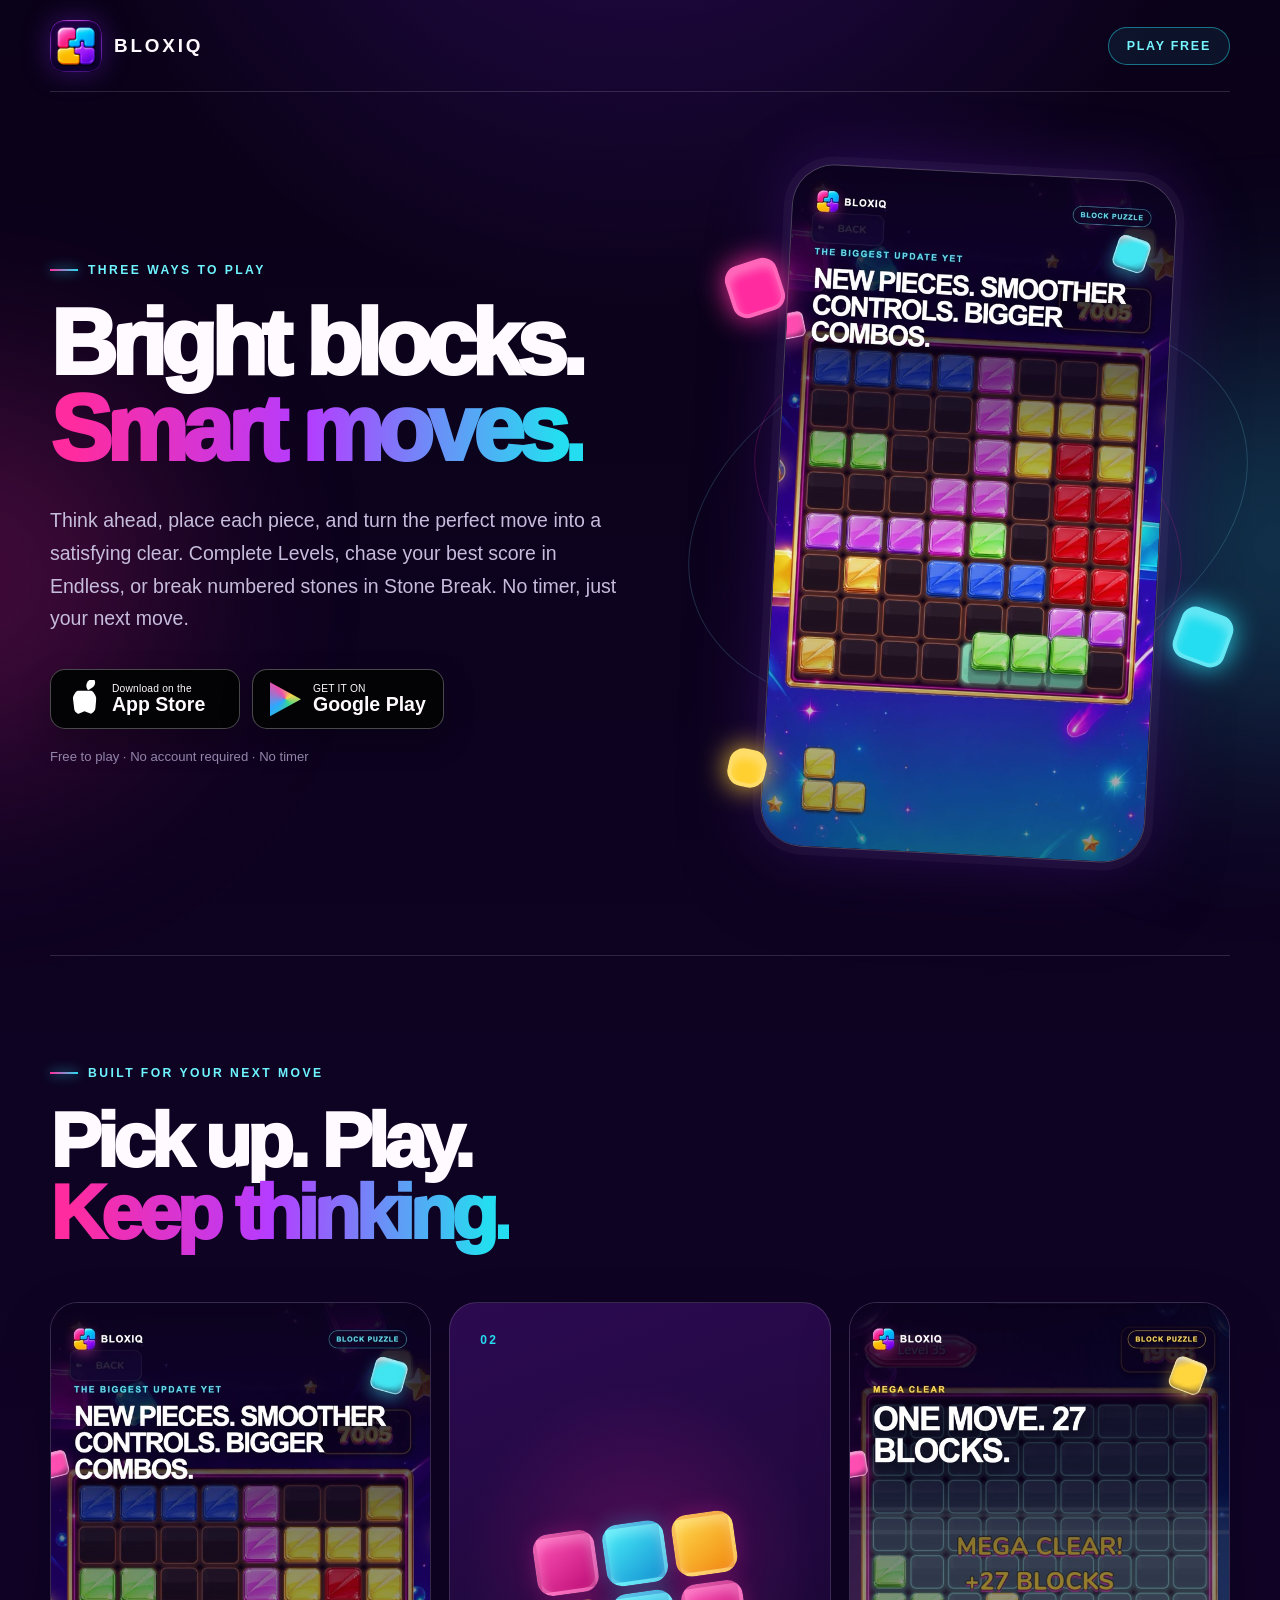
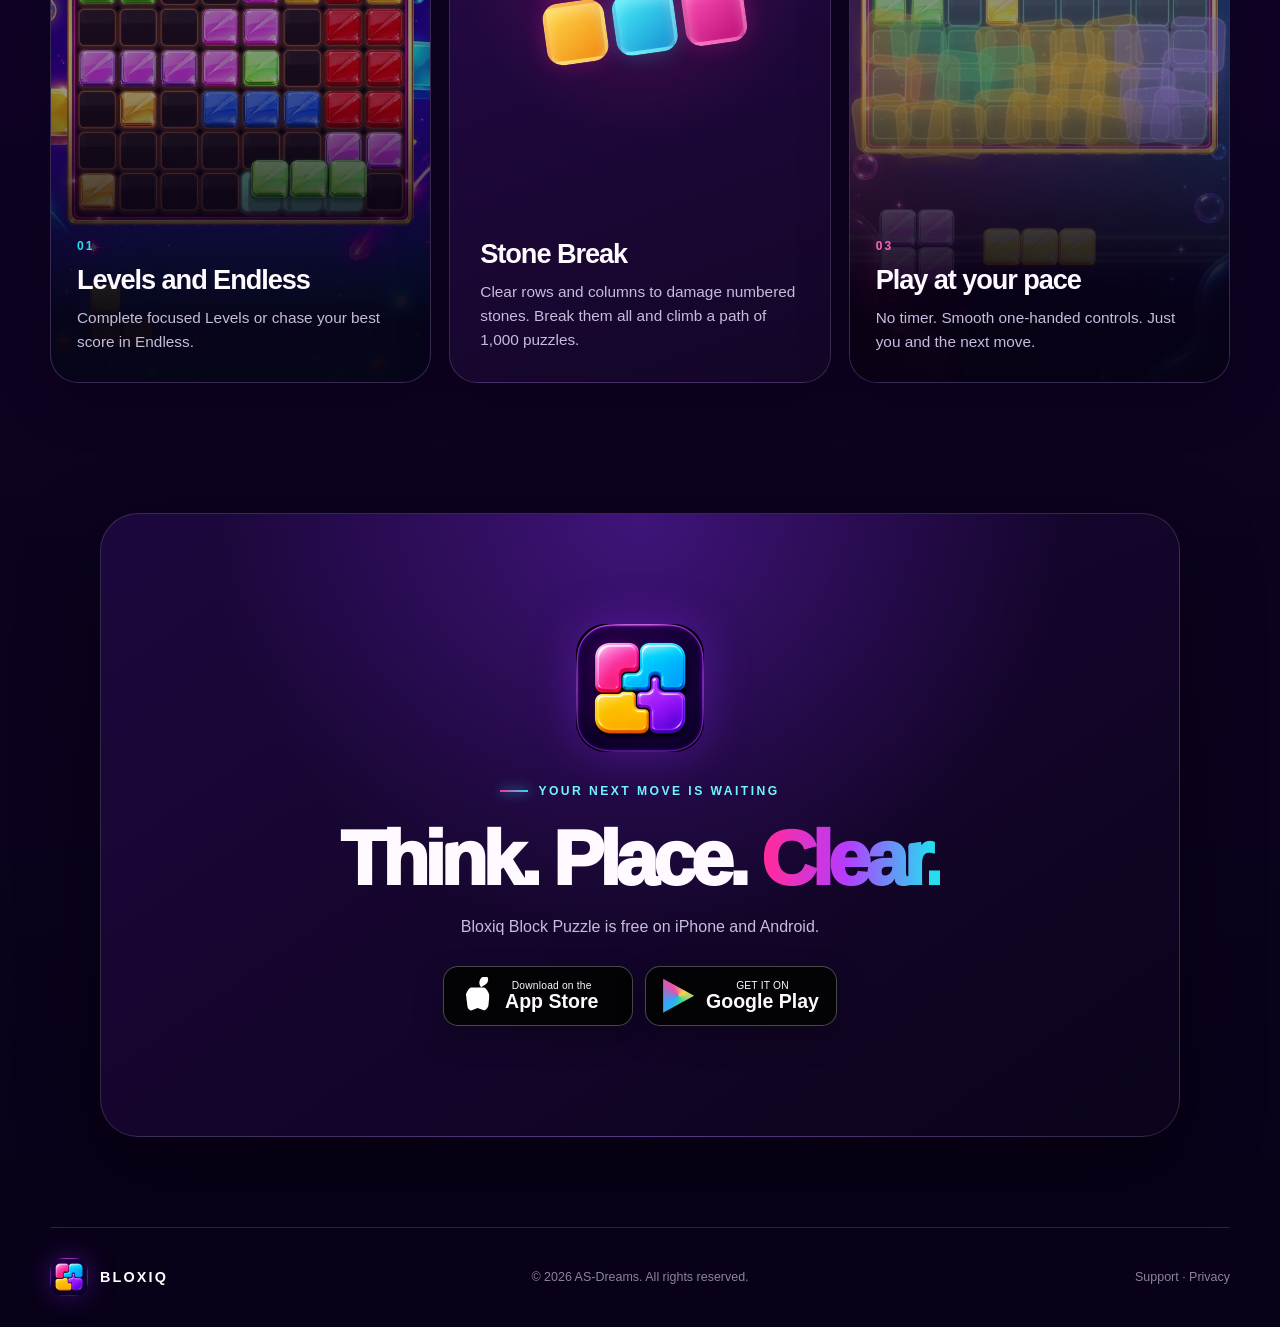
<file: index.html>
<!doctype html>
<html lang="en">
  <head>
    <meta charset="utf-8" />
    <meta name="viewport" content="width=device-width, initial-scale=1" />
    <meta name="theme-color" content="#100429" />
    <meta
      name="description"
      content="Think ahead, place the pieces, and clear the board in Bloxiq Block Puzzle. Play free on the App Store and Google Play."
    />
    <meta property="og:type" content="website" />
    <meta property="og:site_name" content="Bloxiq" />
    <meta property="og:title" content="Bloxiq Block Puzzle — Play Free" />
    <meta
      property="og:description"
      content="Bright blocks. Smart moves. Satisfying clears. Download Bloxiq free on iOS and Android."
    />
    <meta
      property="og:url"
      content="https://as-dreams.github.io/bloxiq-pages/"
    />
    <meta
      property="og:image"
      content="https://as-dreams.github.io/bloxiq-pages/assets/social-preview.jpg"
    />
    <meta property="og:image:width" content="1733" />
    <meta property="og:image:height" content="908" />
    <meta property="og:image:alt" content="Bloxiq colorful block puzzle gameplay" />
    <meta name="twitter:card" content="summary_large_image" />
    <meta name="twitter:title" content="Bloxiq Block Puzzle — Play Free" />
    <meta
      name="twitter:description"
      content="Bright blocks. Smart moves. Satisfying clears."
    />
    <meta
      name="twitter:image"
      content="https://as-dreams.github.io/bloxiq-pages/assets/social-preview.jpg"
    />
    <link rel="canonical" href="https://as-dreams.github.io/bloxiq-pages/" />
    <link rel="icon" href="assets/bloxiq-icon.png" />
    <link rel="apple-touch-icon" href="assets/bloxiq-icon.png" />
    <link rel="stylesheet" href="styles.css" />
    <title>Bloxiq Block Puzzle — Play Free</title>
  </head>
  <body>
    <div class="ambient ambient-one" aria-hidden="true"></div>
    <div class="ambient ambient-two" aria-hidden="true"></div>

    <header class="site-header">
      <a class="brand" href="#top" aria-label="Bloxiq home">
        <img src="assets/bloxiq-icon.png" alt="" width="52" height="52" />
        <span>Bloxiq</span>
      </a>
      <a class="header-cta" href="#download">Play free</a>
    </header>

    <main id="top">
      <section class="hero" aria-labelledby="hero-title">
        <div class="hero-copy">
          <p class="eyebrow"><span></span> Three ways to play</p>
          <h1 id="hero-title">Bright blocks.<br /><em>Smart moves.</em></h1>
          <p class="hero-text">
            Think ahead, place each piece, and turn the perfect move into a
            satisfying clear. Complete Levels, chase your best score in Endless,
            or break numbered stones in Stone Break. No timer, just your next move.
          </p>

          <div class="store-actions" id="download" aria-label="Download Bloxiq">
            <a
              class="store-button apple-store"
              data-store="apple"
              href="https://apps.apple.com/us/app/bloxiq-block-puzzle/id6775973515"
            >
              <span class="store-icon apple-icon" aria-hidden="true">●</span>
              <span><small>Download on the</small><strong>App Store</strong></span>
            </a>
            <a
              class="store-button google-store"
              data-store="google"
              href="https://play.google.com/store/apps/details?id=com.asdreams.bloxiq"
            >
              <span class="play-icon" aria-hidden="true"></span>
              <span><small>GET IT ON</small><strong>Google Play</strong></span>
            </a>
          </div>

          <p class="availability">Free to play · No account required · No timer</p>
        </div>

        <div class="hero-visual">
          <div class="orbit orbit-one" aria-hidden="true"></div>
          <div class="orbit orbit-two" aria-hidden="true"></div>
          <figure class="phone-card">
            <img
              src="assets/gameplay-update.jpg"
              alt="Colorful Bloxiq gameplay showing blocks arranged on the puzzle board"
              width="675"
              height="1200"
            />
          </figure>
          <div class="floating-chip chip-one" aria-hidden="true"></div>
          <div class="floating-chip chip-two" aria-hidden="true"></div>
          <div class="floating-chip chip-three" aria-hidden="true"></div>
        </div>
      </section>

      <section class="features" aria-labelledby="features-title">
        <div class="section-heading">
          <p class="eyebrow"><span></span> Built for your next move</p>
          <h2 id="features-title">Pick up. Play. <em>Keep thinking.</em></h2>
        </div>

        <div class="feature-grid">
          <article class="feature-card feature-card-image">
            <img
              src="assets/gameplay-update.jpg"
              alt="Bloxiq gameplay with colorful blocks and level objectives"
              width="675"
              height="1200"
              loading="lazy"
            />
            <div class="feature-overlay">
              <span>01</span>
              <h3>Levels and Endless</h3>
              <p>Complete focused Levels or chase your best score in Endless.</p>
            </div>
          </article>

          <article class="feature-card feature-card-copy">
            <span>02</span>
            <div class="combo-art" aria-hidden="true">
              <i></i><i></i><i></i><i></i><i></i><i></i>
            </div>
            <div>
              <h3>Stone Break</h3>
              <p>Clear rows and columns to damage numbered stones. Break them all and climb a path of 1,000 puzzles.</p>
            </div>
          </article>

          <article class="feature-card feature-card-image feature-card-cyan">
            <img
              src="assets/mega-clear.jpg"
              alt="Bloxiq gameplay featuring a four-line mega clear"
              width="675"
              height="1200"
              loading="lazy"
            />
            <div class="feature-overlay">
              <span>03</span>
              <h3>Play at your pace</h3>
              <p>No timer. Smooth one-handed controls. Just you and the next move.</p>
            </div>
          </article>
        </div>
      </section>

      <section class="final-cta" aria-labelledby="final-title">
        <img src="assets/bloxiq-icon.png" alt="Bloxiq app icon" width="128" height="128" />
        <p class="eyebrow"><span></span> Your next move is waiting</p>
        <h2 id="final-title">Think. Place. <em>Clear.</em></h2>
        <p>Bloxiq Block Puzzle is free on iPhone and Android.</p>
        <div class="store-actions store-actions-center" aria-label="Download Bloxiq">
          <a
            class="store-button apple-store"
            data-store="apple"
            href="https://apps.apple.com/us/app/bloxiq-block-puzzle/id6775973515"
          >
            <span class="store-icon apple-icon" aria-hidden="true">●</span>
            <span><small>Download on the</small><strong>App Store</strong></span>
          </a>
          <a
            class="store-button google-store"
            data-store="google"
            href="https://play.google.com/store/apps/details?id=com.asdreams.bloxiq"
          >
            <span class="play-icon" aria-hidden="true"></span>
            <span><small>GET IT ON</small><strong>Google Play</strong></span>
          </a>
        </div>
      </section>
    </main>

    <footer>
      <a class="brand footer-brand" href="#top">
        <img src="assets/bloxiq-icon.png" alt="" width="38" height="38" />
        <span>Bloxiq</span>
      </a>
      <p>© <span id="year">2026</span> AS-Dreams. All rights reserved.</p>
      <nav aria-label="Support and privacy" style="justify-self: end">
        <a href="support.html">Support</a> · <a href="privacy.html">Privacy</a>
      </nav>
    </footer>

    <script src="script.js"></script>
  </body>
</html>
</file>
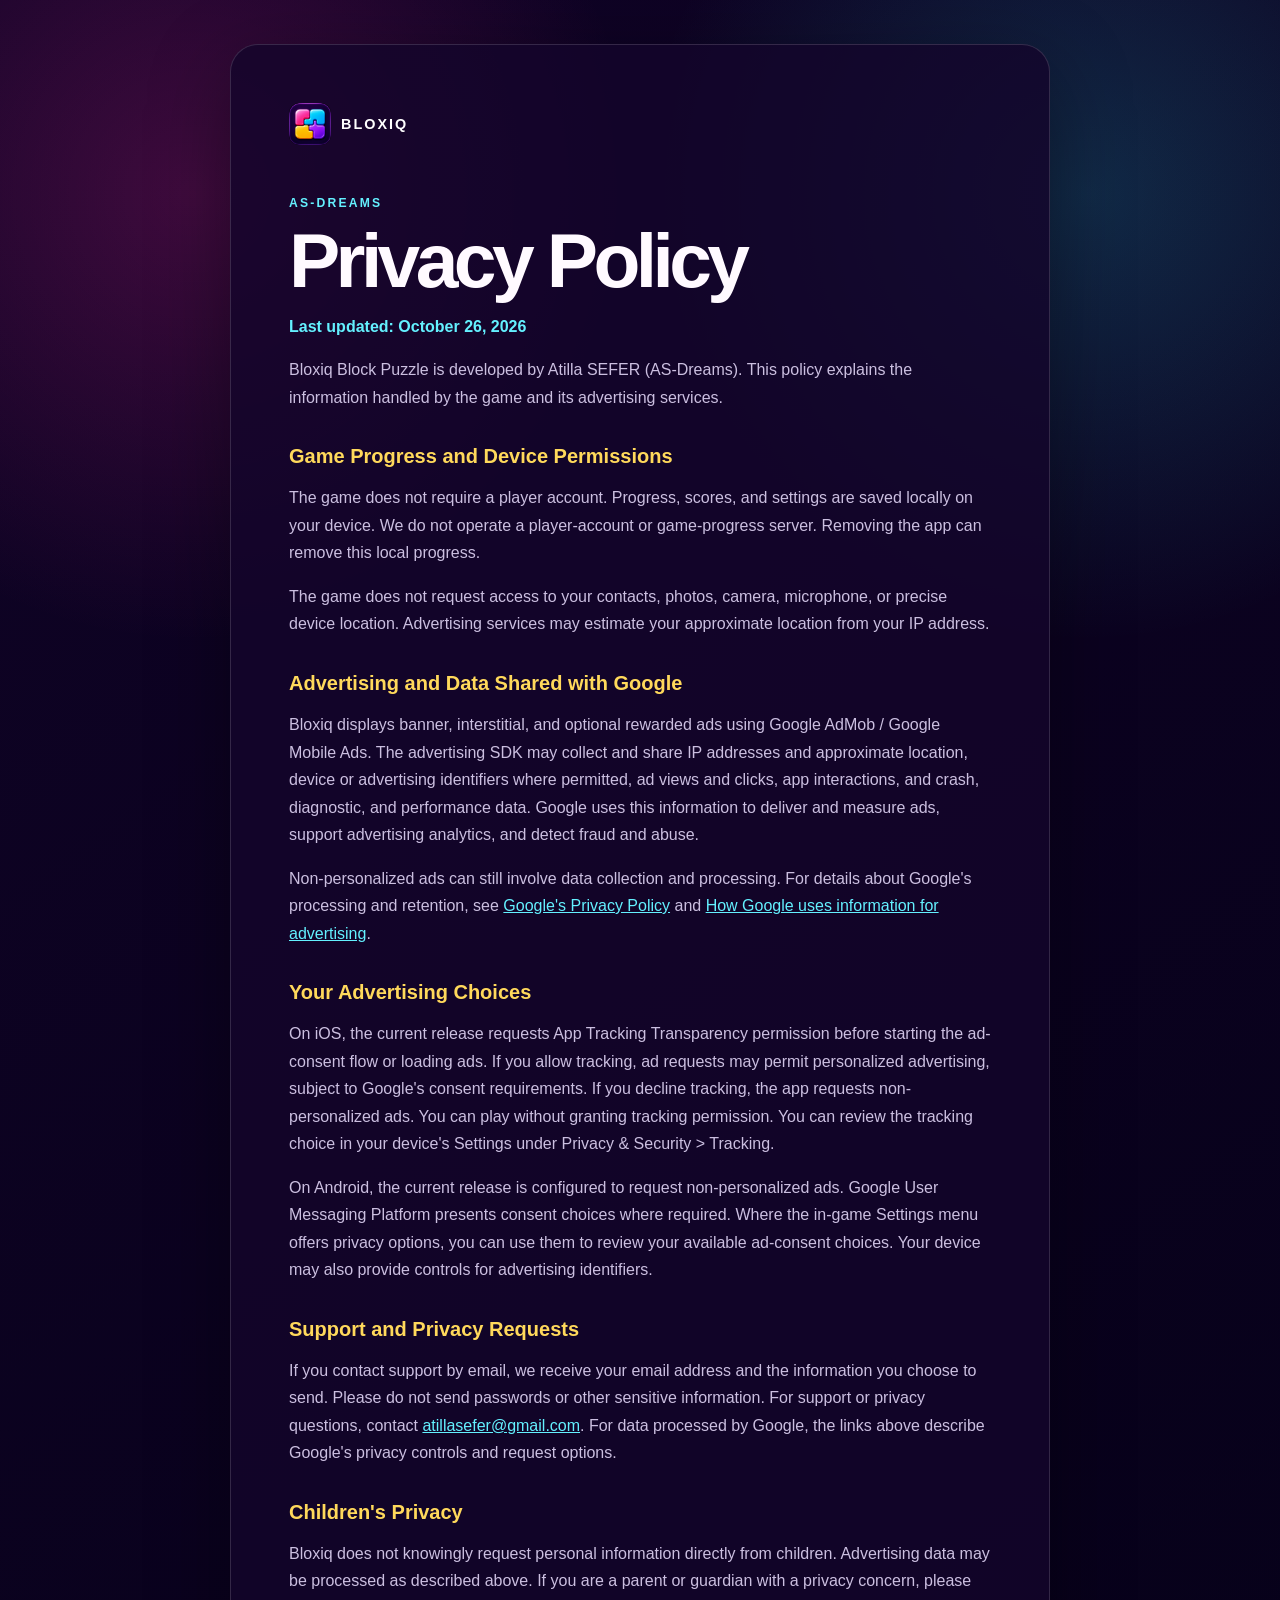
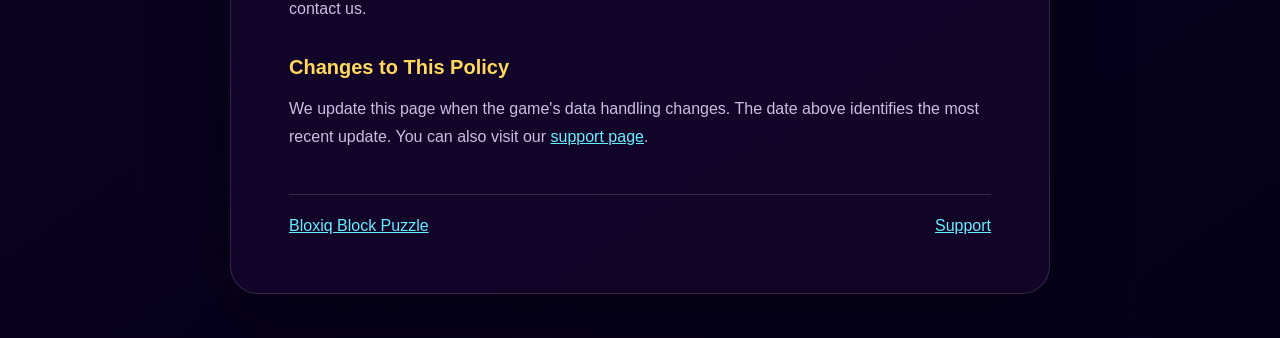
<file: privacy.html>
<!doctype html>
<html lang="en">
  <head>
    <meta charset="utf-8" />
    <meta name="viewport" content="width=device-width, initial-scale=1" />
    <meta name="theme-color" content="#100326" />
    <meta name="description" content="Privacy Policy for Bloxiq Block Puzzle." />
    <link rel="icon" href="assets/bloxiq-icon.png" />
    <link rel="stylesheet" href="legal.css" />
    <title>Privacy Policy — Bloxiq Block Puzzle</title>
  </head>
  <body>
    <main class="legal-page">
      <a class="legal-brand" href="index.html">
        <img src="assets/bloxiq-icon.png" alt="" width="42" height="42" />
        Bloxiq
      </a>
      <p class="eyebrow">AS-Dreams</p>
      <h1>Privacy Policy</h1>
      <p class="updated">Last updated: October 26, 2026</p>

      <p>Bloxiq Block Puzzle is developed by Atilla SEFER (AS-Dreams). This policy
        explains the information handled by the game and its advertising services.</p>

      <h2>Game Progress and Device Permissions</h2>
      <p>The game does not require a player account. Progress, scores, and settings
        are saved locally on your device. We do not operate a player-account or
        game-progress server. Removing the app can remove this local progress.</p>
      <p>The game does not request access to your contacts, photos, camera,
        microphone, or precise device location. Advertising services may estimate
        your approximate location from your IP address.</p>

      <h2>Advertising and Data Shared with Google</h2>
      <p>Bloxiq displays banner, interstitial, and optional rewarded ads using Google
        AdMob / Google Mobile Ads. The advertising SDK may collect and share IP
        addresses and approximate location, device or advertising identifiers where
        permitted, ad views and clicks, app interactions, and crash, diagnostic, and
        performance data. Google uses this information to deliver and measure ads,
        support advertising analytics, and detect fraud and abuse.</p>
      <p>Non-personalized ads can still involve data collection and processing.
        For details about Google's processing and retention, see
        <a href="https://policies.google.com/privacy">Google's Privacy Policy</a> and
        <a href="https://policies.google.com/technologies/ads">How Google uses information for advertising</a>.</p>

      <h2>Your Advertising Choices</h2>
      <p>On iOS, the current release requests App Tracking Transparency permission
        before starting the ad-consent flow or loading ads. If you allow tracking,
        ad requests may permit personalized advertising, subject to Google's consent
        requirements. If you decline tracking, the app requests non-personalized
        ads. You can play without granting tracking permission. You can review the
        tracking choice in your device's Settings under Privacy &amp; Security &gt; Tracking.</p>
      <p>On Android, the current release is configured to request non-personalized
        ads. Google User Messaging Platform presents consent choices where required.
        Where the in-game Settings menu offers privacy options, you can use them
        to review your available ad-consent choices. Your device may also provide
        controls for advertising identifiers.</p>

      <h2>Support and Privacy Requests</h2>
      <p>If you contact support by email, we receive your email address and the
        information you choose to send. Please do not send passwords or other
        sensitive information. For support or privacy questions, contact
        <a href="mailto:atillasefer@gmail.com">atillasefer@gmail.com</a>.
        For data processed by Google, the links above describe Google's privacy
        controls and request options.</p>

      <h2>Children's Privacy</h2>
      <p>Bloxiq does not knowingly request personal information directly from
        children. Advertising data may be processed as described above. If you are
        a parent or guardian with a privacy concern, please contact us.</p>

      <h2>Changes to This Policy</h2>
      <p>We update this page when the game's data handling changes. The date above
        identifies the most recent update. You can also visit our
        <a href="support.html">support page</a>.</p>

      <footer class="legal-footer">
        <a href="index.html">Bloxiq Block Puzzle</a>
        <a href="support.html">Support</a>
      </footer>
    </main>
  </body>
</html>
</file>
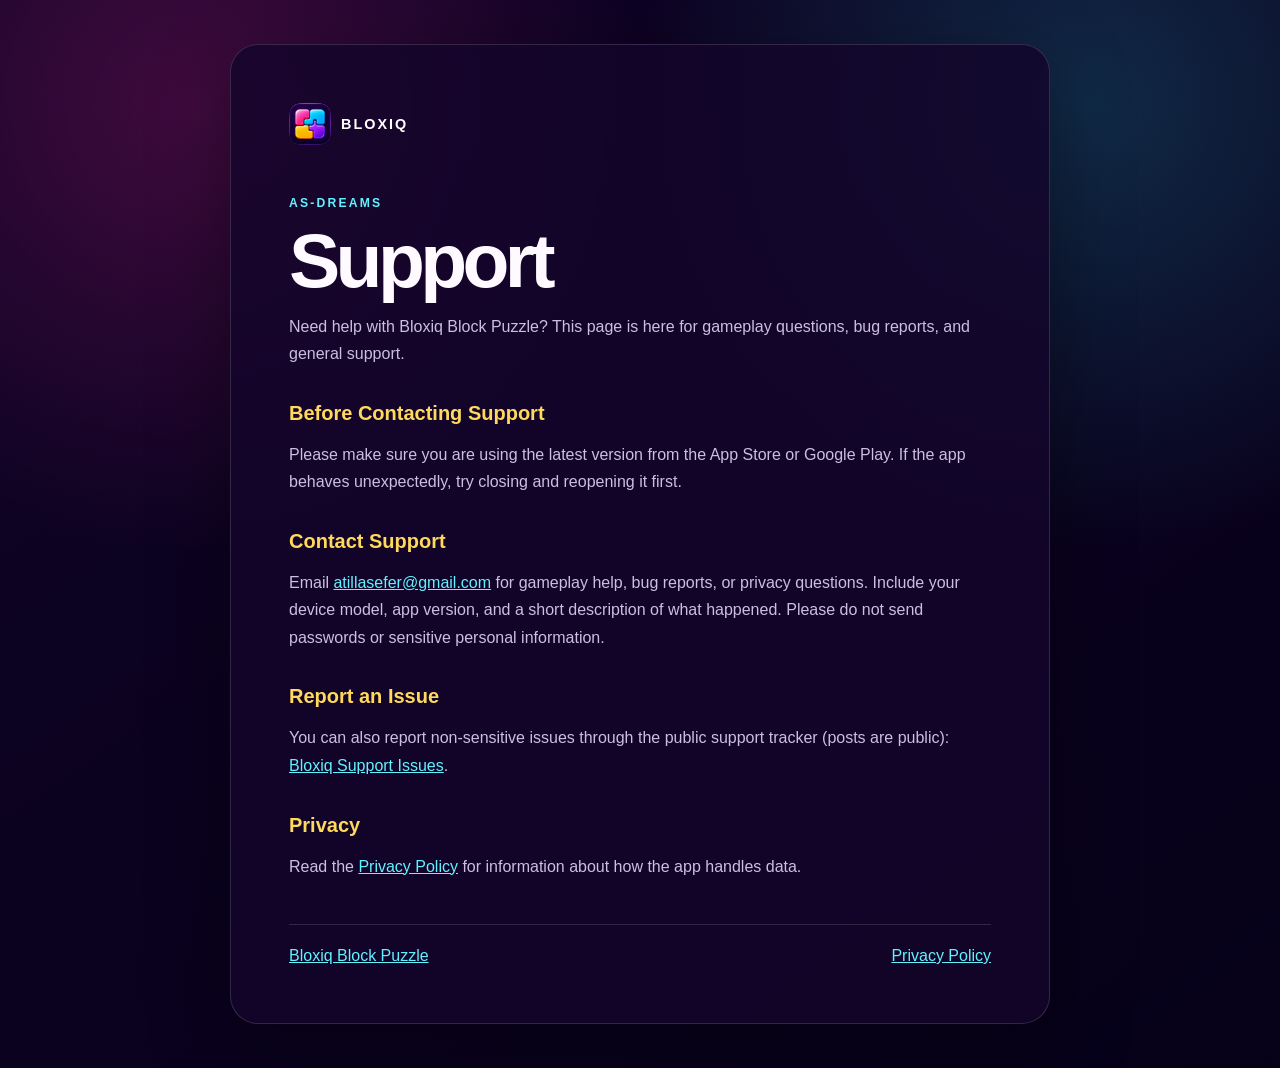
<file: support.html>
<!doctype html>
<html lang="en">
  <head>
    <meta charset="utf-8" />
    <meta name="viewport" content="width=device-width, initial-scale=1" />
    <meta name="theme-color" content="#100326" />
    <meta name="description" content="Support for Bloxiq Block Puzzle." />
    <link rel="icon" href="assets/bloxiq-icon.png" />
    <link rel="stylesheet" href="legal.css" />
    <title>Support — Bloxiq Block Puzzle</title>
  </head>
  <body>
    <main class="legal-page">
      <a class="legal-brand" href="index.html">
        <img src="assets/bloxiq-icon.png" alt="" width="42" height="42" />
        Bloxiq
      </a>
      <p class="eyebrow">AS-Dreams</p>
      <h1>Support</h1>
      <p>
        Need help with Bloxiq Block Puzzle? This page is here for gameplay
        questions, bug reports, and general support.
      </p>

      <h2>Before Contacting Support</h2>
      <p>
        Please make sure you are using the latest version from the App Store or
        Google Play. If the app behaves unexpectedly, try closing and reopening
        it first.
      </p>

      <h2>Contact Support</h2>
      <p>Email <a href="mailto:atillasefer@gmail.com">atillasefer@gmail.com</a>
        for gameplay help, bug reports, or privacy questions. Include your device
        model, app version, and a short description of what happened. Please do not
        send passwords or sensitive personal information.</p>

      <h2>Report an Issue</h2>
      <p>
        You can also report non-sensitive issues through the public support tracker (posts are public):
        <a href="https://github.com/AS-Dreams/bloxiq-pages/issues">Bloxiq Support Issues</a>.
      </p>

      <h2>Privacy</h2>
      <p>
        Read the <a href="privacy.html">Privacy Policy</a> for information about
        how the app handles data.
      </p>

      <footer class="legal-footer">
        <a href="index.html">Bloxiq Block Puzzle</a>
        <a href="privacy.html">Privacy Policy</a>
      </footer>
    </main>
  </body>
</html>
</file>
<file: styles.css>
:root {
  color-scheme: dark;
  --ink: #fffaff;
  --muted: #c6bcdc;
  --violet: #8a2cff;
  --pink: #ff2b9f;
  --cyan: #25ddf0;
  --yellow: #ffd02f;
  --bg: #0b021b;
  --surface: #17082f;
  --line: rgba(255, 255, 255, 0.14);
  --shadow: 0 24px 80px rgba(0, 0, 0, 0.4);
}

* {
  box-sizing: border-box;
}

html {
  scroll-behavior: smooth;
}

body {
  margin: 0;
  min-width: 320px;
  overflow-x: hidden;
  background:
    radial-gradient(circle at 50% -10%, rgba(128, 33, 255, 0.27), transparent 38rem),
    linear-gradient(180deg, #0a0218 0%, #100326 52%, #080117 100%);
  color: var(--ink);
  font-family: Inter, ui-sans-serif, -apple-system, BlinkMacSystemFont, "Segoe UI", sans-serif;
  -webkit-font-smoothing: antialiased;
}

a {
  color: inherit;
  text-decoration: none;
}

.ambient {
  position: fixed;
  z-index: -1;
  width: 24rem;
  height: 24rem;
  border-radius: 50%;
  filter: blur(110px);
  opacity: 0.25;
  pointer-events: none;
}

.ambient-one {
  top: 24rem;
  left: -14rem;
  background: var(--pink);
}

.ambient-two {
  right: -12rem;
  bottom: 10rem;
  background: var(--cyan);
}

.site-header {
  display: flex;
  align-items: center;
  justify-content: space-between;
  width: min(1180px, calc(100% - 40px));
  min-height: 92px;
  margin: 0 auto;
  border-bottom: 1px solid var(--line);
}

.brand {
  display: inline-flex;
  align-items: center;
  gap: 12px;
  font-size: 1.18rem;
  font-weight: 900;
  letter-spacing: 0.15em;
  text-transform: uppercase;
}

.brand img {
  border-radius: 13px;
  box-shadow: 0 0 28px rgba(138, 44, 255, 0.34);
}

.header-cta {
  padding: 11px 18px;
  border: 1px solid rgba(37, 221, 240, 0.48);
  border-radius: 999px;
  background: rgba(37, 221, 240, 0.08);
  color: #76f5ff;
  font-size: 0.78rem;
  font-weight: 900;
  letter-spacing: 0.14em;
  text-transform: uppercase;
  transition: transform 180ms ease, background 180ms ease;
}

.header-cta:hover {
  transform: translateY(-2px);
  background: rgba(37, 221, 240, 0.16);
}

.hero {
  display: grid;
  grid-template-columns: minmax(0, 1.04fr) minmax(350px, 0.96fr);
  align-items: center;
  gap: clamp(44px, 7vw, 100px);
  width: min(1180px, calc(100% - 40px));
  min-height: calc(100vh - 92px);
  margin: 0 auto;
  padding: 80px 0 100px;
}

.hero-copy {
  position: relative;
  z-index: 2;
}

.eyebrow {
  display: flex;
  align-items: center;
  gap: 10px;
  margin: 0 0 24px;
  color: #6ef5ff;
  font-size: 0.76rem;
  font-weight: 900;
  letter-spacing: 0.2em;
  text-transform: uppercase;
}

.eyebrow span {
  width: 28px;
  height: 2px;
  background: linear-gradient(90deg, var(--pink), var(--cyan));
  box-shadow: 0 0 12px var(--cyan);
}

h1,
h2 {
  margin: 0;
  font-weight: 950;
  letter-spacing: -0.065em;
  line-height: 0.94;
  text-wrap: balance;
}

h1 {
  max-width: 760px;
  font-size: clamp(4rem, 7.2vw, 6.8rem);
}

h2 {
  font-size: clamp(3rem, 6vw, 5.7rem);
}

h1 em,
h2 em {
  color: transparent;
  background: linear-gradient(92deg, var(--pink) 5%, #b53cff 48%, var(--cyan) 95%);
  background-clip: text;
  -webkit-background-clip: text;
  font-style: normal;
}

.hero-text {
  max-width: 620px;
  margin: 30px 0 34px;
  color: var(--muted);
  font-size: clamp(1.03rem, 1.6vw, 1.22rem);
  line-height: 1.68;
}

.store-actions {
  display: flex;
  flex-wrap: wrap;
  gap: 12px;
}

.store-button {
  display: inline-flex;
  align-items: center;
  min-width: 190px;
  min-height: 60px;
  padding: 10px 17px;
  border: 1px solid rgba(255, 255, 255, 0.28);
  border-radius: 15px;
  background: #030305;
  box-shadow: 0 12px 30px rgba(0, 0, 0, 0.26);
  transition: transform 180ms ease, border-color 180ms ease, box-shadow 180ms ease;
}

.store-button:hover,
.store-button:focus-visible {
  transform: translateY(-3px);
  border-color: rgba(105, 241, 255, 0.8);
  box-shadow: 0 16px 36px rgba(28, 214, 241, 0.13);
}

.store-button > span:last-child {
  display: grid;
}

.store-button small {
  font-size: 0.64rem;
  letter-spacing: 0.02em;
}

.store-button strong {
  margin-top: 1px;
  font-size: 1.22rem;
  line-height: 1;
}

.store-icon,
.play-icon {
  flex: 0 0 auto;
  width: 32px;
  height: 38px;
  margin-right: 12px;
}

.apple-icon {
  position: relative;
  overflow: hidden;
  color: transparent;
}

.apple-icon::before,
.apple-icon::after {
  position: absolute;
  content: "";
  background: white;
}

.apple-icon::before {
  left: 4px;
  bottom: 3px;
  width: 25px;
  height: 27px;
  border-radius: 48% 48% 46% 46% / 58% 58% 43% 43%;
  clip-path: polygon(0 10%, 100% 10%, 91% 100%, 50% 86%, 12% 100%);
}

.apple-icon::after {
  top: 0;
  left: 17px;
  width: 11px;
  height: 8px;
  border-radius: 12px 2px 10px 2px;
  transform: rotate(-32deg);
}

.play-icon {
  width: 31px;
  height: 34px;
  background: conic-gradient(from 145deg, #38d98c, #2ca9ff, #e950ac, #ffd54a, #38d98c);
  clip-path: polygon(0 0, 100% 50%, 0 100%);
}

.availability {
  margin: 20px 0 0;
  color: #9185a9;
  font-size: 0.82rem;
}

.hero-visual {
  position: relative;
  display: grid;
  place-items: center;
  min-height: 670px;
  isolation: isolate;
}

.hero-visual::before {
  position: absolute;
  z-index: -1;
  width: 86%;
  aspect-ratio: 1;
  border-radius: 50%;
  content: "";
  background: radial-gradient(circle, rgba(135, 38, 255, 0.55), transparent 66%);
  filter: blur(12px);
}

.phone-card {
  width: min(385px, 78vw);
  margin: 0;
  overflow: hidden;
  border: 1px solid rgba(255, 255, 255, 0.24);
  border-radius: 42px;
  background: #100523;
  box-shadow:
    0 0 0 8px rgba(255, 255, 255, 0.035),
    0 0 70px rgba(130, 36, 255, 0.3),
    var(--shadow);
  transform: rotate(3deg);
}

.phone-card img {
  display: block;
  width: 100%;
  height: auto;
}

.orbit {
  position: absolute;
  z-index: -1;
  border: 1px solid rgba(130, 235, 255, 0.19);
  border-radius: 50%;
  transform: rotate(-18deg);
}

.orbit-one {
  width: 110%;
  height: 54%;
}

.orbit-two {
  width: 86%;
  height: 42%;
  border-color: rgba(255, 45, 162, 0.24);
  transform: rotate(24deg);
}

.floating-chip {
  position: absolute;
  width: 54px;
  aspect-ratio: 1;
  border: 4px solid rgba(255, 255, 255, 0.28);
  border-radius: 15px;
  box-shadow: inset 0 6px 10px rgba(255, 255, 255, 0.32), 0 0 28px currentColor;
}

.chip-one {
  top: 13%;
  left: 4%;
  color: var(--pink);
  background: var(--pink);
  transform: rotate(-18deg);
}

.chip-two {
  right: 0;
  bottom: 28%;
  color: var(--cyan);
  background: var(--cyan);
  transform: rotate(20deg);
}

.chip-three {
  bottom: 10%;
  left: 4%;
  width: 38px;
  color: var(--yellow);
  background: var(--yellow);
  transform: rotate(12deg);
}

.features {
  width: min(1180px, calc(100% - 40px));
  margin: 0 auto;
  padding: 110px 0 130px;
  border-top: 1px solid var(--line);
}

.section-heading {
  max-width: 840px;
  margin-bottom: 54px;
}

.feature-grid {
  display: grid;
  grid-template-columns: repeat(3, 1fr);
  gap: 18px;
}

.feature-card {
  position: relative;
  min-height: 520px;
  overflow: hidden;
  border: 1px solid var(--line);
  border-radius: 28px;
  background: rgba(25, 8, 52, 0.9);
  box-shadow: 0 18px 54px rgba(0, 0, 0, 0.2);
}

.feature-card-image::after {
  position: absolute;
  inset: 0;
  content: "";
  background: linear-gradient(180deg, transparent 34%, rgba(6, 1, 18, 0.94) 91%);
}

.feature-card-image img {
  width: 100%;
  height: 100%;
  object-fit: cover;
}

.feature-overlay {
  position: absolute;
  z-index: 1;
  right: 26px;
  bottom: 28px;
  left: 26px;
}

.feature-card span {
  color: var(--cyan);
  font-size: 0.75rem;
  font-weight: 900;
  letter-spacing: 0.18em;
}

.feature-card h3 {
  margin: 10px 0 10px;
  font-size: 1.7rem;
  letter-spacing: -0.04em;
}

.feature-card p {
  margin: 0;
  color: var(--muted);
  font-size: 0.96rem;
  line-height: 1.55;
}

.feature-card-copy {
  display: flex;
  flex-direction: column;
  justify-content: space-between;
  padding: 30px;
  background:
    radial-gradient(circle at 50% 38%, rgba(244, 32, 154, 0.22), transparent 38%),
    linear-gradient(160deg, rgba(47, 11, 86, 0.9), rgba(19, 6, 39, 0.98));
}

.combo-art {
  display: grid;
  grid-template-columns: repeat(3, 62px);
  gap: 8px;
  align-self: center;
  transform: rotate(-8deg);
}

.combo-art i {
  width: 62px;
  aspect-ratio: 1;
  border: 4px solid rgba(255, 255, 255, 0.22);
  border-radius: 16px;
  background: linear-gradient(145deg, #ff52b6, #bd0f77);
  box-shadow: inset 0 7px 12px rgba(255, 255, 255, 0.27), 0 0 22px rgba(255, 32, 157, 0.28);
}

.combo-art i:nth-child(2),
.combo-art i:nth-child(5) {
  background: linear-gradient(145deg, #48eefa, #1692d2);
  box-shadow: inset 0 7px 12px rgba(255, 255, 255, 0.27), 0 0 22px rgba(37, 221, 240, 0.28);
}

.combo-art i:nth-child(3),
.combo-art i:nth-child(4) {
  background: linear-gradient(145deg, #ffd94b, #f18a10);
}

.feature-card-cyan .feature-overlay span {
  color: #ff61bb;
}

.final-cta {
  width: min(1080px, calc(100% - 40px));
  margin: 0 auto 90px;
  padding: clamp(64px, 10vw, 110px) 24px;
  overflow: hidden;
  border: 1px solid rgba(255, 255, 255, 0.15);
  border-radius: 38px;
  background:
    radial-gradient(circle at 50% 0%, rgba(138, 44, 255, 0.35), transparent 52%),
    linear-gradient(145deg, rgba(30, 8, 63, 0.96), rgba(12, 3, 28, 0.98));
  text-align: center;
  box-shadow: var(--shadow);
}

.final-cta > img {
  border-radius: 30px;
  box-shadow: 0 0 46px rgba(145, 39, 255, 0.36);
}

.final-cta .eyebrow {
  justify-content: center;
  margin-top: 28px;
}

.final-cta > p:not(.eyebrow) {
  margin: 24px auto 30px;
  color: var(--muted);
}

.store-actions-center {
  justify-content: center;
}

footer {
  display: grid;
  grid-template-columns: 1fr auto 1fr;
  align-items: center;
  gap: 22px;
  width: min(1180px, calc(100% - 40px));
  min-height: 100px;
  margin: 0 auto;
  border-top: 1px solid var(--line);
  color: #8d82a2;
  font-size: 0.78rem;
}

.footer-brand {
  color: white;
  font-size: 0.9rem;
}

footer > a:last-child {
  justify-self: end;
}

footer > a:last-child:hover {
  color: white;
}

@media (max-width: 900px) {
  .hero {
    grid-template-columns: 1fr;
    min-height: auto;
    padding-top: 70px;
  }

  .hero-copy {
    text-align: center;
  }

  .hero-copy .eyebrow,
  .hero-copy .store-actions {
    justify-content: center;
  }

  .hero-text {
    margin-right: auto;
    margin-left: auto;
  }

  .hero-visual {
    min-height: 650px;
  }

  .feature-grid {
    grid-template-columns: 1fr 1fr;
  }

  .feature-card:last-child {
    grid-column: 1 / -1;
    min-height: 620px;
  }
}

@media (max-width: 620px) {
  .site-header,
  .hero,
  .features,
  footer {
    width: min(100% - 28px, 1180px);
  }

  .site-header {
    min-height: 76px;
  }

  .brand img {
    width: 44px;
    height: 44px;
  }

  .brand {
    font-size: 1rem;
  }

  .hero {
    gap: 48px;
    padding: 60px 0 80px;
  }

  h1 {
    font-size: clamp(3.3rem, 16vw, 5rem);
  }

  h2 {
    font-size: clamp(2.8rem, 13.5vw, 4.5rem);
  }

  .hero-text {
    font-size: 1rem;
  }

  .store-actions {
    flex-direction: column;
  }

  .store-button {
    justify-content: center;
    width: 100%;
  }

  body[data-device="ios"] .google-store,
  body[data-device="android"] .apple-store {
    opacity: 0.7;
  }

  body[data-device="ios"] .apple-store,
  body[data-device="android"] .google-store {
    order: -1;
    border-color: rgba(95, 238, 255, 0.65);
    box-shadow: 0 14px 35px rgba(37, 221, 240, 0.12);
  }

  .availability {
    line-height: 1.5;
  }

  .hero-visual {
    min-height: 560px;
  }

  .phone-card {
    width: min(330px, 78vw);
    border-radius: 32px;
  }

  .floating-chip {
    width: 42px;
    border-radius: 12px;
  }

  .features {
    padding: 90px 0 100px;
  }

  .feature-grid {
    grid-template-columns: 1fr;
  }

  .feature-card,
  .feature-card:last-child {
    grid-column: auto;
    min-height: 520px;
  }

  .final-cta {
    width: min(100% - 28px, 1080px);
    margin-bottom: 50px;
    border-radius: 28px;
  }

  .final-cta > img {
    width: 104px;
    height: 104px;
  }

  footer {
    grid-template-columns: 1fr auto;
    padding: 24px 0;
  }

  footer p {
    grid-column: 1 / -1;
    grid-row: 2;
    margin: 0;
  }
}

@media (prefers-reduced-motion: no-preference) {
  .phone-card {
    animation: float 6s ease-in-out infinite;
  }

  .chip-one {
    animation: drift 5s ease-in-out infinite;
  }

  .chip-two {
    animation: drift 6.5s ease-in-out infinite reverse;
  }

  @keyframes float {
    0%, 100% { transform: rotate(3deg) translateY(0); }
    50% { transform: rotate(1.5deg) translateY(-12px); }
  }

  @keyframes drift {
    0%, 100% { translate: 0 0; }
    50% { translate: 0 -14px; }
  }
}
</file>
<file: legal.css>
:root {
  color-scheme: dark;
  --ink: #fffaff;
  --muted: #cbbfe0;
  --cyan: #64f1ff;
  --yellow: #ffd95b;
  --line: rgba(255, 255, 255, 0.14);
}

* { box-sizing: border-box; }

body {
  margin: 0;
  min-width: 320px;
  min-height: 100vh;
  background:
    radial-gradient(circle at 15% 10%, rgba(255, 43, 159, 0.2), transparent 28rem),
    radial-gradient(circle at 85% 10%, rgba(37, 221, 240, 0.18), transparent 28rem),
    linear-gradient(145deg, #100326, #060119);
  color: var(--ink);
  font-family: Inter, ui-sans-serif, -apple-system, BlinkMacSystemFont, "Segoe UI", sans-serif;
}

a { color: var(--cyan); }

.legal-page {
  width: min(820px, calc(100% - 32px));
  margin: 44px auto;
  padding: clamp(28px, 6vw, 58px);
  border: 1px solid var(--line);
  border-radius: 28px;
  background: rgba(20, 6, 43, 0.82);
  box-shadow: 0 24px 80px rgba(0, 0, 0, 0.34);
}

.legal-brand {
  display: inline-flex;
  align-items: center;
  gap: 10px;
  color: white;
  text-decoration: none;
  font-size: 0.9rem;
  font-weight: 900;
  letter-spacing: 0.14em;
  text-transform: uppercase;
}

.legal-brand img { border-radius: 10px; }

.eyebrow {
  margin: 44px 0 10px;
  color: var(--cyan);
  font-size: 0.76rem;
  font-weight: 900;
  letter-spacing: 0.18em;
  text-transform: uppercase;
}

h1 {
  margin: 0 0 10px;
  font-size: clamp(2.6rem, 8vw, 4.8rem);
  line-height: 0.95;
  letter-spacing: -0.06em;
}

h2 {
  margin: 34px 0 9px;
  color: var(--yellow);
  font-size: 1.25rem;
}

p {
  color: var(--muted);
  font-size: 1rem;
  line-height: 1.72;
}

.updated { color: var(--cyan); font-weight: 800; }

.legal-footer {
  display: flex;
  justify-content: space-between;
  gap: 18px;
  margin-top: 44px;
  padding-top: 22px;
  border-top: 1px solid var(--line);
}

@media (max-width: 540px) {
  .legal-page { margin: 16px auto; border-radius: 20px; }
  .legal-footer { flex-direction: column; }
}
</file>
